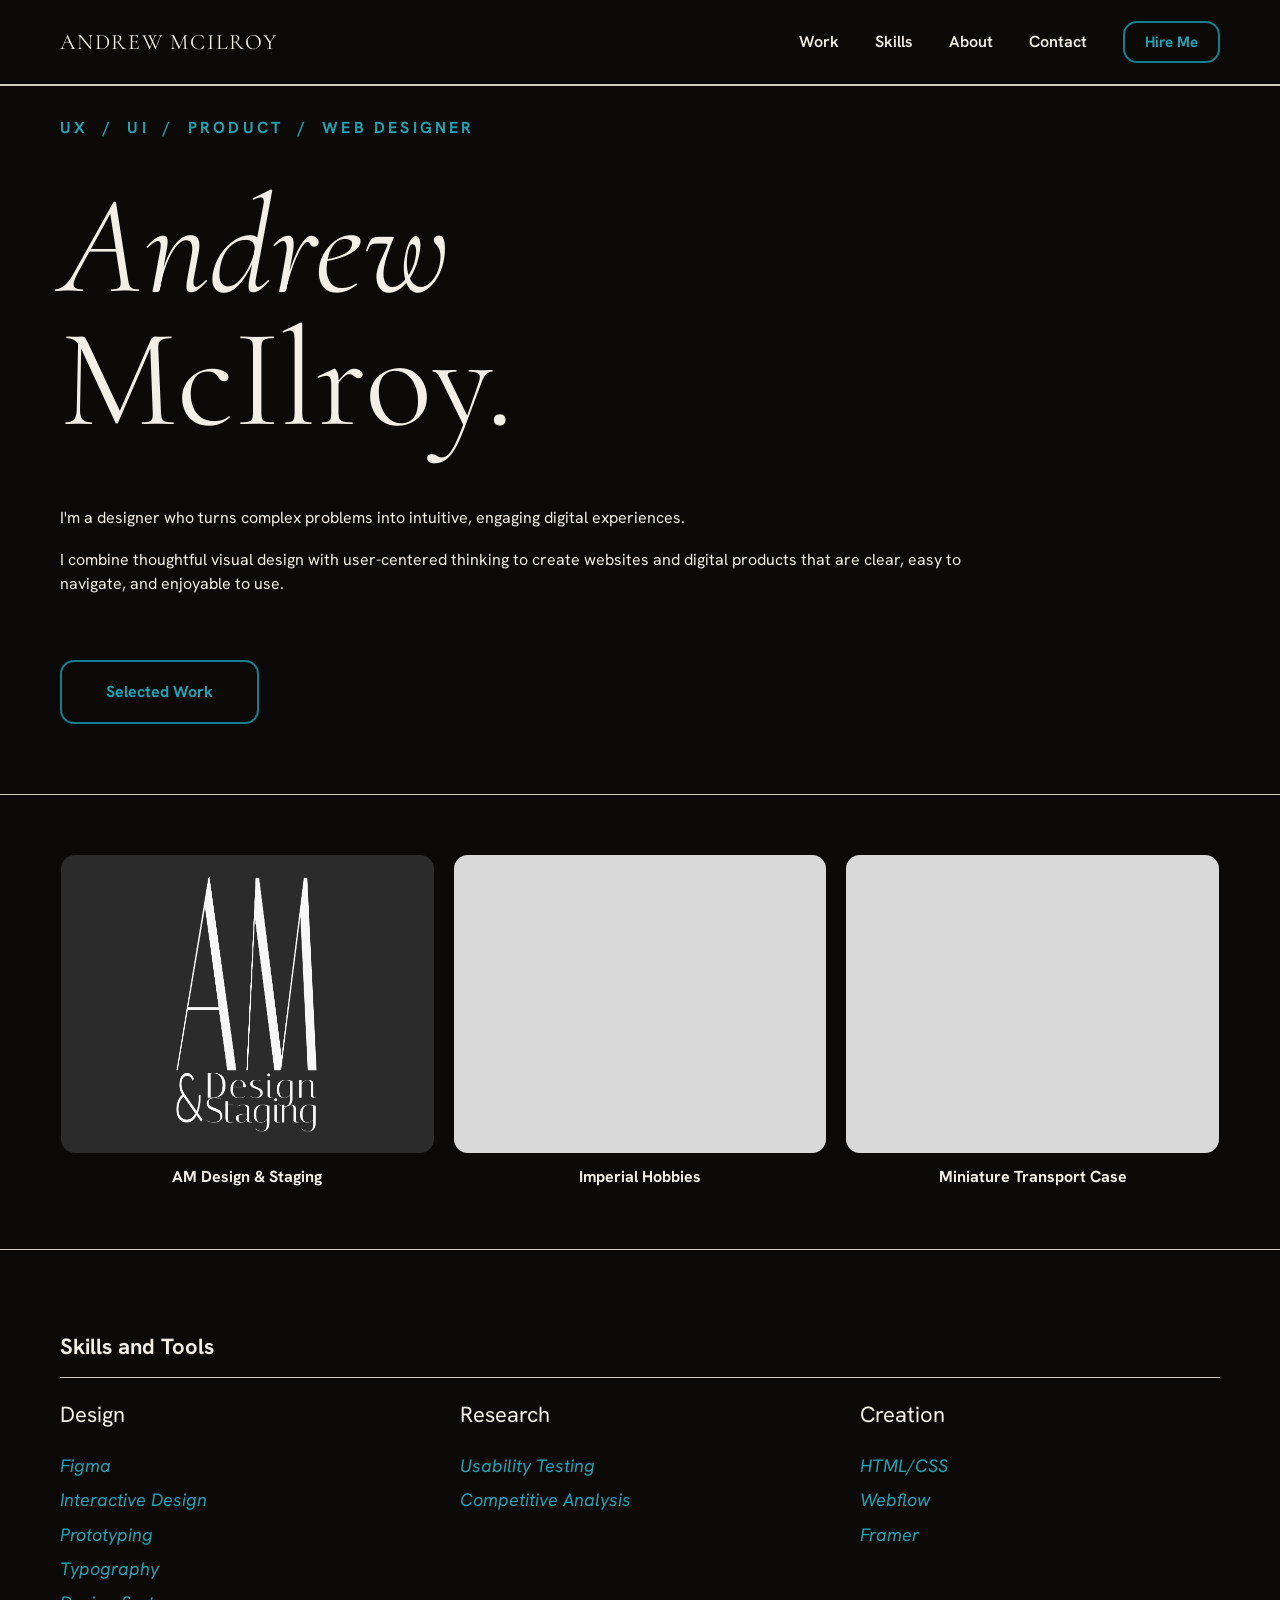
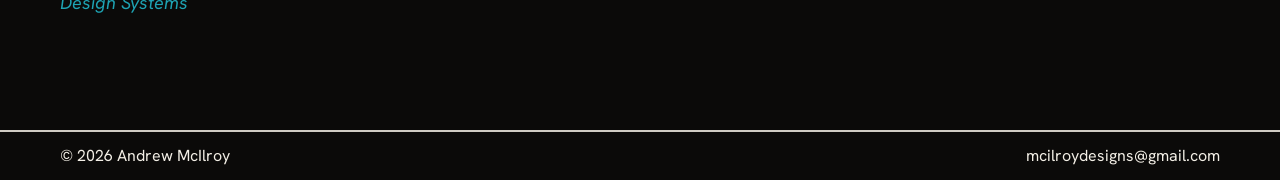
<file: index.html>
<!DOCTYPE html>
<html lang="en">
<head>
  <meta charset="UTF-8" />
  <meta name="viewport" content="width=device-width, initial-scale=1.0" />
  <meta name="description" content="Andrew McIlroy, UX, UI and web designer. Selected work, skills and contact." />
  <title>Andrew McIlroy | UX / UI / Web Designer</title>
  <link rel="preconnect" href="https://fonts.googleapis.com" />
  <link rel="preconnect" href="https://fonts.gstatic.com" crossorigin />
  <link href="https://fonts.googleapis.com/css2?family=Cormorant+Garamond:ital,wght@0,400;0,600;1,400;1,600&family=Hanken+Grotesk:wght@400;600;700&display=swap" rel="stylesheet" />
  <link rel="stylesheet" href="styles.css" />
</head>
<body>

  <header class="site-header" id="top">
    <div class="bar">
      <a href="index.html" class="logo">Andrew McIlroy</a>

      <button class="menu-toggle" id="menuToggle" aria-label="Open menu" aria-expanded="false" aria-controls="siteNav">
        <span></span><span></span><span></span>
      </button>

      <nav class="nav" id="siteNav" aria-label="Primary">
        <a href="#work">Work</a>
        <a href="#skills">Skills</a>
        <a href="#about">About</a>
        <a href="#contact">Contact</a>
        <a href="mailto:you@example.com" class="btn btn-nav">Hire Me</a>
      </nav>
    </div>
  </header>

  <main>
    <section class="hero-home" id="about">
      <div class="container">
        <p class="eyebrow">UX &nbsp;/&nbsp; UI &nbsp;/&nbsp; Product &nbsp;/&nbsp; Web Designer</p>
        <h1><em>Andrew</em><br />McIlroy.</h1>
        <div class="intro">
          <p>I'm a designer who turns complex problems into intuitive, engaging digital experiences.</p>
          <p>I combine thoughtful visual design with user-centered thinking to create websites and digital products that are clear, easy to navigate, and enjoyable to use.</p>
        </div>
        <a href="#work" class="btn btn-hero">Selected Work</a>
      </div>
    </section>

    <section class="work" id="work">
      <div class="container">
        <div class="work-grid">
          <a href="amdesign.html" class="work-card">
            <div class="thumb framed">
              <img src="images/am-logo.png" alt="AM Design and Staging logo" />
            </div>
            <h3>AM Design &amp; Staging</h3>
          </a>

          <a href="imp-hobbies.html" class="work-card" aria-label="Imperial Hobbies">
            <div class="thumb placeholder"></div>
            <h3>Imperial Hobbies</h3>
          </a>

          <a href="#work" class="work-card" aria-label="Miniature Transport Case (coming soon)">
            <div class="thumb placeholder"></div>
            <h3>Miniature Transport Case</h3>
          </a>
        </div>
      </div>
    </section>

    <section class="skills" id="skills">
      <div class="container">
        <h2>Skills and Tools</h2>
        <div class="skills-grid">
          <div>
            <h3>Design</h3>
            <ul>
              <li>Figma</li>
              <li>Interactive Design</li>
              <li>Prototyping</li>
              <li>Typography</li>
              <li>Design Systems</li>
            </ul>
          </div>
          <div>
            <h3>Research</h3>
            <ul>
              <li>Usability Testing</li>
              <li>Competitive Analysis</li>
            </ul>
          </div>
          <div>
            <h3>Creation</h3>
            <ul>
              <li>HTML/CSS</li>
              <li>Webflow</li>
              <li>Framer</li>
            </ul>
          </div>
        </div>
      </div>
    </section>
  </main>

  <footer class="site-footer" id="contact">
    <div class="container row">
      <span>&copy; 2026 Andrew McIlroy</span>
      <a href="mcilroydesigns@gmail.com">mcilroydesigns@gmail.com</a>
    </div>
  </footer>

  <script src="script.js"></script>
</body>
</html>
</file>
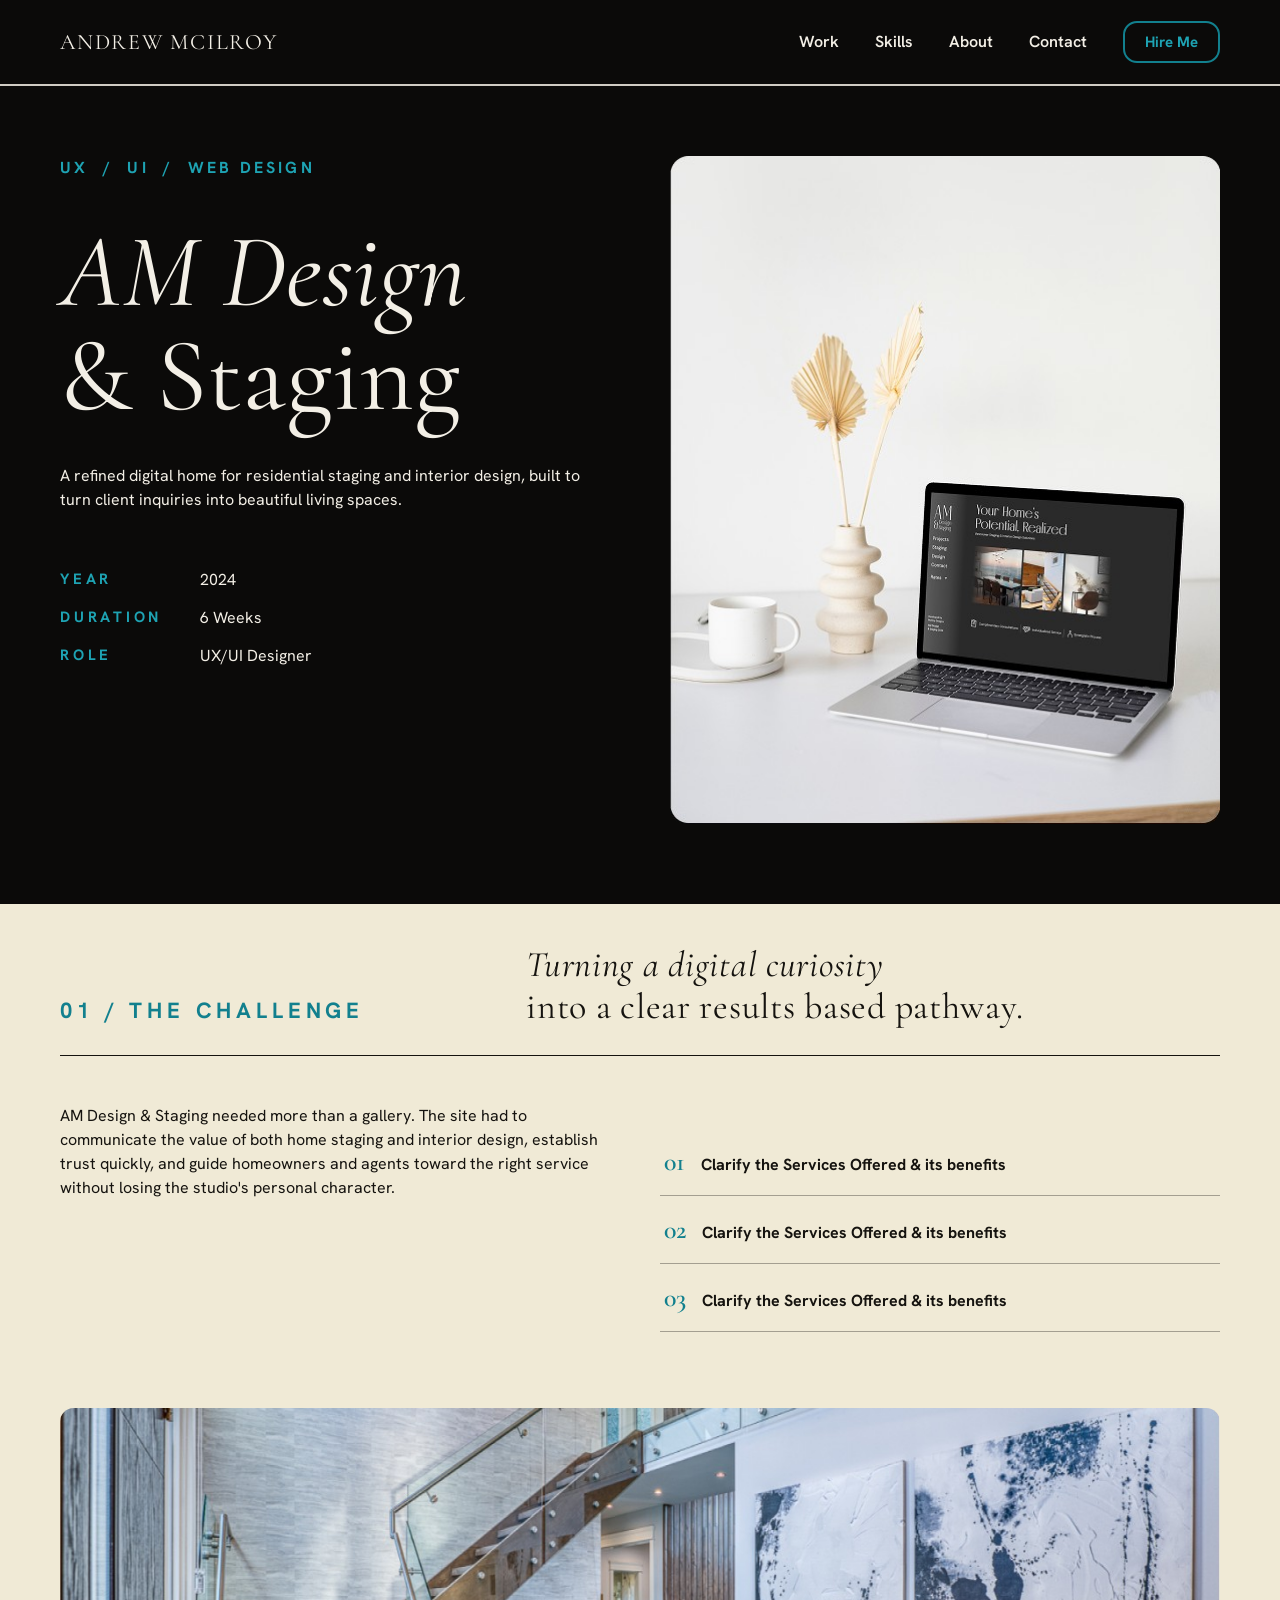
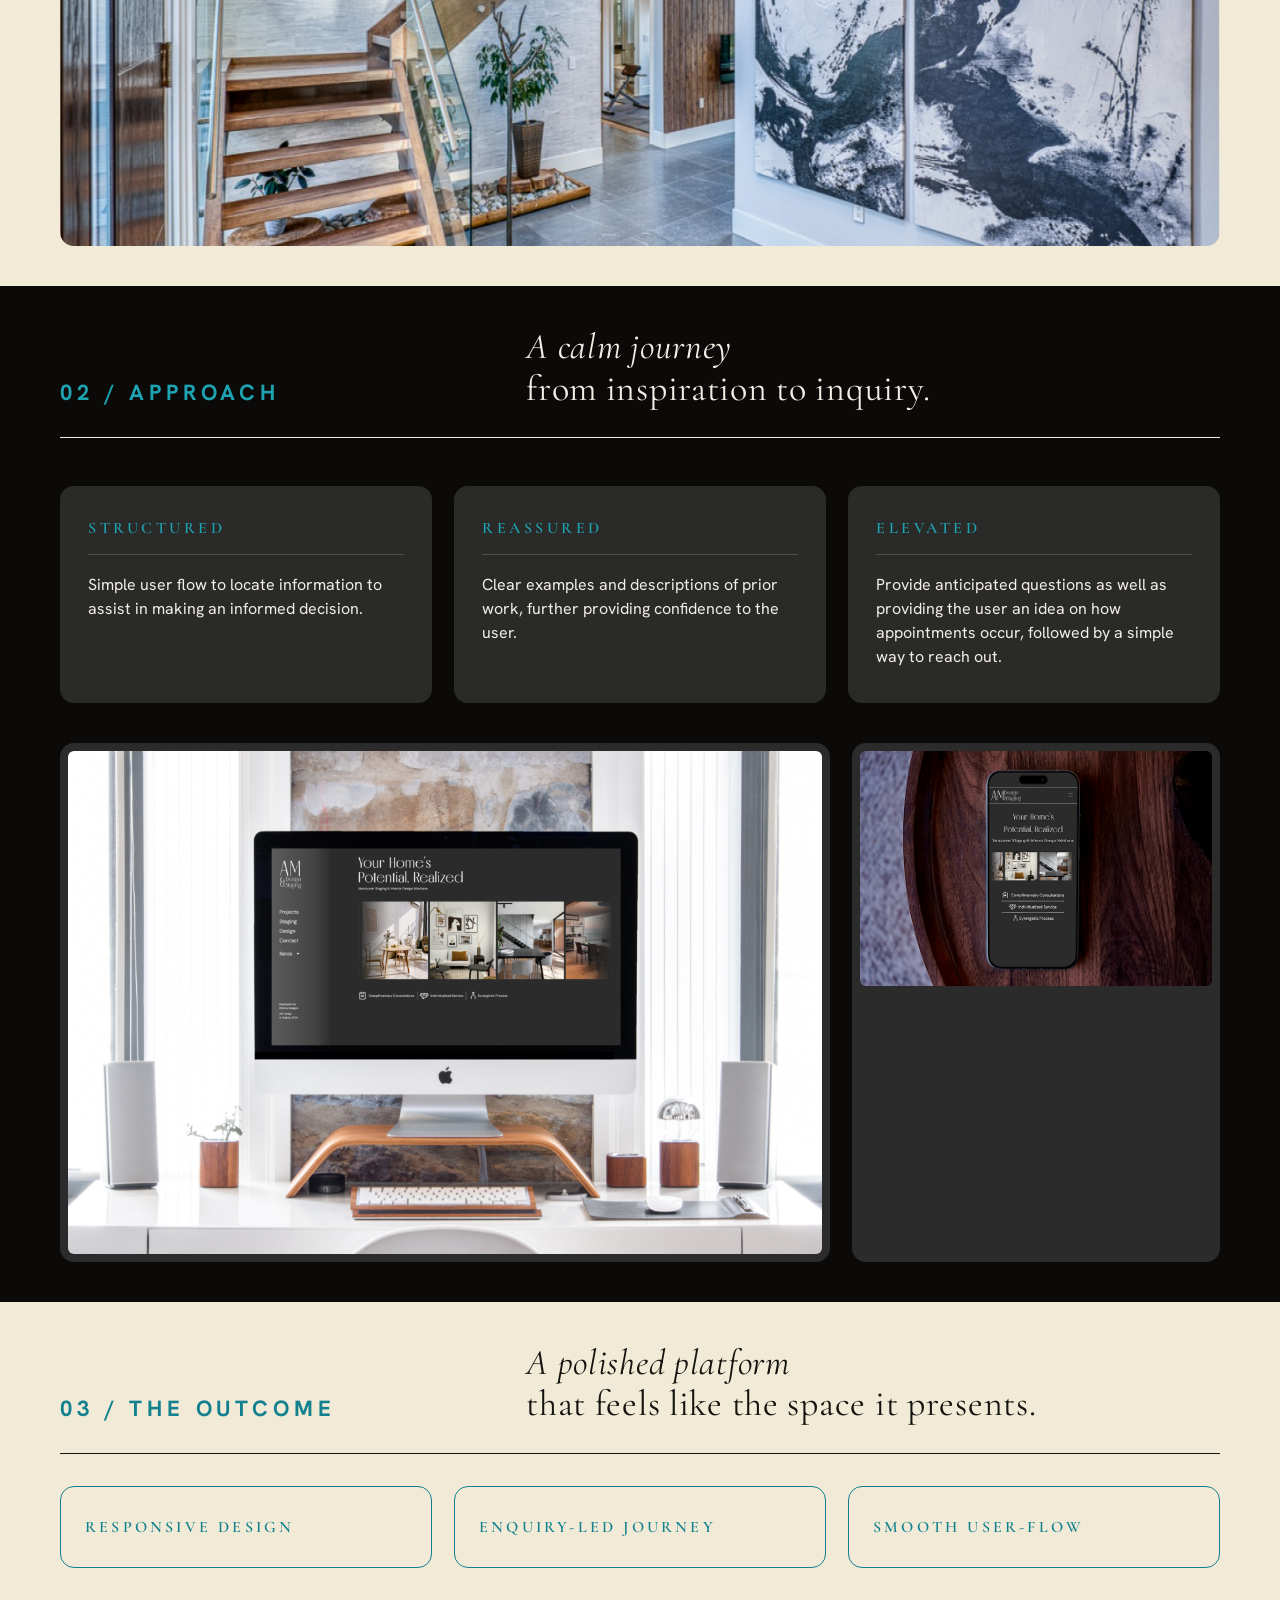
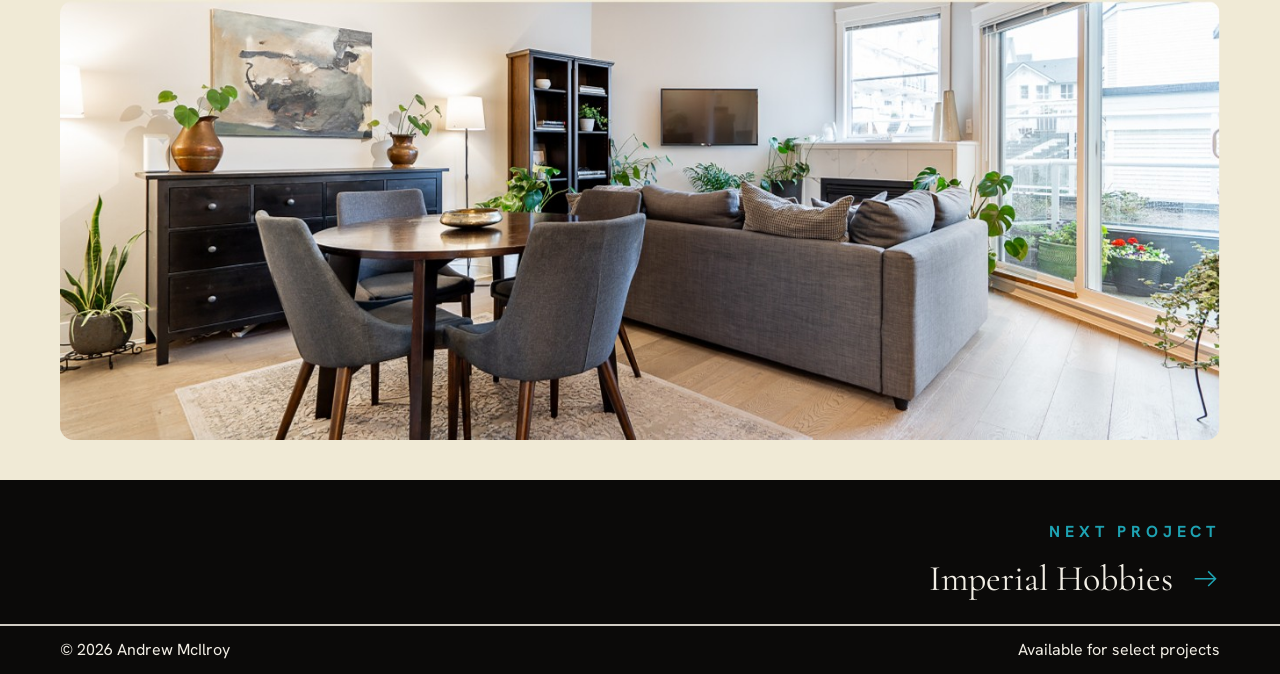
<file: amdesign.html>
<!DOCTYPE html>
<html lang="en">
<head>
  <meta charset="UTF-8" />
  <meta name="viewport" content="width=device-width, initial-scale=1.0" />
  <meta name="description" content="Case study: AM Design & Staging website redesign by Andrew McIlroy." />
  <title>AM Design &amp; Staging | Andrew McIlroy</title>
  <link rel="preconnect" href="https://fonts.googleapis.com" />
  <link rel="preconnect" href="https://fonts.gstatic.com" crossorigin />
  <link href="https://fonts.googleapis.com/css2?family=Cormorant+Garamond:ital,wght@0,400;0,600;1,400;1,600&family=Hanken+Grotesk:wght@400;600;700&display=swap" rel="stylesheet" />
  <link rel="stylesheet" href="styles.css" />
</head>
<body>

  <header class="site-header">
    <div class="bar">
      <a href="index.html" class="logo">Andrew McIlroy</a>

      <button class="menu-toggle" id="menuToggle" aria-label="Open menu" aria-expanded="false" aria-controls="siteNav">
        <span></span><span></span><span></span>
      </button>

      <nav class="nav" id="siteNav" aria-label="Primary">
        <a href="index.html#work">Work</a>
        <a href="index.html#skills">Skills</a>
        <a href="index.html#about">About</a>
        <a href="index.html#contact">Contact</a>
        <a href="mailto:you@example.com" class="btn btn-nav">Hire Me</a>
      </nav>
    </div>
  </header>

  <main>
    <section class="cs-hero">
      <div class="container cs-hero-grid">
        <div>
          <p class="eyebrow">UX &nbsp;/&nbsp; UI &nbsp;/&nbsp; Web Design</p>
          <h1><em>AM Design</em><br />&amp; Staging</h1>
          <p class="summary">A refined digital home for residential staging and interior design, built to turn client inquiries into beautiful living spaces.</p>
          <dl class="meta">
            <div><dt>Year</dt><dd>2024</dd></div>
            <div><dt>Duration</dt><dd>6 Weeks</dd></div>
            <div><dt>Role</dt><dd>UX/UI Designer</dd></div>
          </dl>
        </div>
        <div class="hero-img">
          <img src="images/amdesign/hero-laptop.jpg" alt="AM Design and Staging website shown on a laptop beside a vase and coffee cup" />
        </div>
      </div>
    </section>

    <section class="cs-section cream">
      <div class="container">
        <div class="section-head">
          <p class="section-label">01 / The Challenge</p>
          <h2 class="section-title"><em>Turning a digital curiosity</em>into a clear results based pathway.</h2>
        </div>
        <div class="two-col">
          <p>AM Design &amp; Staging needed more than a gallery. The site had to communicate the value of both home staging and interior design, establish trust quickly, and guide homeowners and agents toward the right service without losing the studio's personal character.</p>
          <ol class="challenge-list">
            <li><span class="num">01</span> Clarify the Services Offered &amp; its benefits</li>
            <li><span class="num">02</span> Clarify the Services Offered &amp; its benefits</li>
            <li><span class="num">03</span> Clarify the Services Offered &amp; its benefits</li>
          </ol>
        </div>
        <div class="wide-img" style="margin-top: 60px;">
          <img src="images/amdesign/challenge-staircase.jpg" alt="Staged living space with a glass staircase and large abstract artworks" />
        </div>
      </div>
    </section>

    <section class="cs-section dark">
      <div class="container">
        <div class="section-head">
          <p class="section-label">02 / Approach</p>
          <h2 class="section-title"><em>A calm journey</em>from inspiration to inquiry.</h2>
        </div>
        <div class="principles">
          <article class="principle">
            <h3>Structured</h3>
            <p>Simple user flow to locate information to assist in making an informed decision.</p>
          </article>
          <article class="principle">
            <h3>Reassured</h3>
            <p>Clear examples and descriptions of prior work, further providing confidence to the user.</p>
          </article>
          <article class="principle">
            <h3>Elevated</h3>
            <p>Provide anticipated questions as well as providing the user an idea on how appointments occur, followed by a simple way to reach out.</p>
          </article>
        </div>
        <div class="mockups" style="margin-top: 40px;">
          <div class="box">
            <img src="images/amdesign/approach-desktop.jpg" alt="Desktop mockup of the AM Design and Staging homepage on an iMac" />
          </div>
          <div class="box phone">
            <img src="images/amdesign/approach-phone.jpg" alt="Phone mockup of the AM Design and Staging homepage" />
          </div>
        </div>
      </div>
    </section>

    <section class="cs-section cream">
      <div class="container">
        <div class="section-head">
          <p class="section-label">03 / The Outcome</p>
          <h2 class="section-title"><em>A polished platform</em>that feels like the space it presents.</h2>
        </div>
        <div class="outcomes">
          <div class="outcome">Responsive Design</div>
          <div class="outcome">Enquiry-led Journey</div>
          <div class="outcome">Smooth User-flow</div>
        </div>
        <div class="wide-img">
          <img src="images/amdesign/outcome-living-room.jpg" alt="Furnished living and dining room with large windows" />
        </div>
      </div>
    </section>

    <section class="next">
      <div class="container">
        <a href="imp-hobbies.html" class="next-link">
          <span class="next-label">Next Project</span>
          <span class="next-title">Imperial Hobbies
            <svg viewBox="0 0 48 48" aria-hidden="true"><path d="M6 24h34M28 12l12 12-12 12"/></svg>
          </span>
        </a>
      </div>
    </section>
  </main>

  <footer class="site-footer">
    <div class="container row">
      <span>&copy; 2026 Andrew McIlroy</span>
      <span>Available for select projects</span>
    </div>
  </footer>

  <script src="script.js"></script>
</body>
</html>
</file>
<file: styles.css>
/* Portfolio (simple version): flexbox layout, no animation */

:root {
  --bg: #0b0a09;
  --text: #f3efe6;
  --muted: #b9b4aa;
  --teal: #12808e;
  --teal-bright: #1ea3b3;
  --cream: #f0ead6;
  --ink: #15130f;
  --card: #2a2a28;
  --frame: #2b2b2b;
  --line: rgba(243, 239, 230, 0.85);
  --line-soft: rgba(243, 239, 230, 0.18);
  --serif: "Cormorant Garamond", "Times New Roman", serif;
  --sans: "Hanken Grotesk", system-ui, -apple-system, "Segoe UI", Roboto, sans-serif;
}

* { box-sizing: border-box; }

body {
  margin: 0;
  background: var(--bg);
  color: var(--text);
  font-family: var(--sans);
  font-size: 16px;
  line-height: 1.5;
}

img { display: block; max-width: 100%; height: auto; }
h1, h2, h3, p, ul, dl, dd { margin: 0; }
a { color: inherit; }
:focus-visible { outline: 2px solid var(--teal-bright); outline-offset: 4px; }

/* Layout helpers */
.container {
  max-width: 1200px;
  margin: 0 auto;
  padding: 0 20px;
  display: flex;
  flex-direction: column;
}
.row {
  flex-direction: row;
  flex-wrap: wrap;
  justify-content: space-between;
  align-items: center;
  gap: 20px;
}

/* Header and navigation */
.site-header { background: var(--bg); border-bottom: 2px solid var(--line); }
.bar {
  display: flex;
  align-items: center;
  justify-content: space-between;
  height: 84px;
  max-width: 1200px;
  margin: 0 auto;
  padding: 0 20px;
}
.logo {
  font-family: var(--serif);
  font-size: 22px;
  letter-spacing: 0.08em;
  text-decoration: none;
  text-transform: uppercase;
}
.nav { display: flex; align-items: center; gap: 36px; }
.nav a:not(.btn) { text-decoration: none; font-weight: 600; font-size: 16px; }
.menu-toggle { display: none; background: none; border: 0; color: var(--text); padding: 8px; cursor: pointer; }
.menu-toggle span { display: block; width: 26px; height: 2px; background: currentColor; margin: 6px 0; }

/* Buttons */
.btn {
  display: inline-flex;
  align-items: center;
  justify-content: center;
  border: 2px solid var(--teal);
  border-radius: 14px;
  color: var(--teal-bright);
  text-decoration: none;
  font-weight: 700;
}
.btn-nav { padding: 8px 20px; font-size: 15px; }
.btn-hero { padding: 18px 44px; font-size: 16px; align-self: flex-start; }

/* Home: hero */
.hero-home { padding: 30px 0 70px; }
.eyebrow {
  color: var(--teal-bright);
  font-weight: 700;
  letter-spacing: 0.2em;
  text-transform: uppercase;
  font-size: 16px;
}
.hero-home h1 {
  font-family: var(--serif);
  font-weight: 350;
  font-size: 140px;
  line-height: 0.95;
  margin: 40px 0 60px;
}
.hero-home h1 em { font-style: italic; }
.intro { max-width: 80%; }
.intro p + p { margin-top: 18px; }
.hero-home .btn-hero { margin-top: 64px; }

/* Home: work */
.work { padding: 60px 0; border-top: 1px solid var(--line); border-bottom: 1px solid var(--line); }
.work-grid { display: flex; flex-wrap: wrap; justify-content: center; gap: 20px; }
.work-card { flex: 0 0 calc(33.333% - 14px); text-align: center; text-decoration: none; }
.work-card h3 { margin-top: 12px; font-size: 16px; font-weight: 700; }
.thumb { aspect-ratio: 1 / 0.8; border-radius: 14px; background: #d9d9d9; overflow: hidden; }
.thumb.placeholder { background: #d9d9d9; }
.thumb.framed { background: var(--frame); padding: 8px; display: flex; align-items: center; justify-content: center; }
.thumb.framed img { width: 45%; height: auto; margin: auto; }

/* Home: skills */
.skills { padding: 80px 0 110px; }
.skills h2 { font-size: 22px; font-weight: 700; padding-bottom: 14px; border-bottom: 1px solid var(--line); }
.skills-grid { display: flex; flex-wrap: wrap; gap: 40px; padding-top: 20px; }
.skills-grid > div { flex: 1 1 200px; }
.skills-grid h3 { font-weight: 400; font-size: 22px; margin-bottom: 18px; }
.skills-grid ul { list-style: none; padding: 0; }
.skills-grid li { color: var(--teal-bright); font-style: italic; font-size: 18px; line-height: 1.9; }

/* Footer */
.site-footer { border-top: 2px solid var(--line); padding: 12px 0; font-size: 16px; }
.site-footer a { text-decoration: none; }

/* Case study: hero */
.cs-hero { padding: 70px 0 80px; }
.cs-hero-grid { flex-direction: row; flex-wrap: wrap; align-items: flex-start; gap: 60px; }
.cs-hero-grid > div { flex: 1 1 400px; }
.cs-hero-grid--centered { align-items: center; }
.cs-hero h1 { font-family: var(--serif); font-weight: 400; font-size: 104px; line-height: 1; margin: 40px 0 36px; }
.cs-hero h1 em { font-style: italic; }
.summary { font-size: 16px; max-width: 520px; }
.meta { margin-top: 56px; display: flex; flex-direction: column; gap: 14px; }
.meta > div { display: flex; flex-wrap: wrap; gap: 0 20px; font-size: 16px; }
.meta dt { color: var(--teal-bright); letter-spacing: 0.25em; text-transform: uppercase; font-weight: 700; font-size: 15px; min-width: 120px; }

/* Hero stats: three pairs spread across one row */
.hero-stats {
  width: 100%;
  margin-top: 60px;
  padding: 40px 0;
  background: #15130f;
}
.hero-stats-row {
  flex-direction: row;
  flex-wrap: nowrap;
  justify-content: space-between;
  align-items: flex-start;
  gap: 20px;
}
.stat-num { font-family: var(--serif); font-size: 30px; line-height: 1; color: var(--teal-bright); }
.stat-label { font-size: 16px; line-height: 1; margin-top: 8px; color: var(--text); }

/* Case study: images */
.hero-img { flex: 1 1 400px; border-radius: 14px; overflow: hidden; background: #ddd; }
.hero-img img { width: 100%; height: auto; }
.wide-img { border-radius: 14px; overflow: hidden; }
.wide-img img { width: 100%; height: auto; }

/* Case study: sections */
.cs-section { padding: 40px 0; }
.cream { background: var(--cream); color: var(--ink); }
.dark { background: var(--bg); color: var(--text); }

.section-head {
  display: flex;
  flex-wrap: wrap;
  align-items: flex-end;
  gap: 40px;
  padding-bottom: 28px;
  border-bottom: 1px solid currentColor;
  margin-bottom: 48px;
}
.section-label {
  flex: 1 1 200px;
  color: var(--teal);
  font-weight: 700;
  letter-spacing: 0.22em;
  text-transform: uppercase;
  font-size: 22px;
}
.dark .section-label { color: var(--teal-bright); }
.section-title {
  flex: 1.3 1 400px;
  font-family: var(--serif);
  font-weight: 400;
  font-size: 36px;
  line-height: 1.15;
  letter-spacing: 0.02em;
}
.section-title em { display: block; font-style: italic; }

/* Two columns that stack on narrow screens */
.two-col { display: flex; flex-wrap: wrap; gap: 40px; align-items: flex-start; }
.two-col > * { flex: 1 1 400px; }
.two-col p { font-size: 16px; }

.challenge-list { list-style: none; padding: 0; margin-top: 24px; }
.challenge-list li { padding: 14px 4px; border-bottom: 1px solid rgba(21, 19, 15, 0.35); font-weight: 700; }
.challenge-list .num { font-family: var(--serif); font-size: 26px; color: var(--teal); font-weight: 600; margin-right: 12px; }

/* Cards row */
.principles { display: flex; flex-wrap: wrap; gap: 22px; }
.principle {
  flex: 1 1 260px;
  background: var(--card);
  border-radius: 14px;
  padding: 30px 28px 34px;
  min-height: 170px;
  color: var(--text);
}
.principle h3 {
  font-family: var(--serif);
  font-weight: 600;
  letter-spacing: 0.22em;
  text-transform: uppercase;
  font-size: 16px;
  color: var(--teal-bright);
  padding-bottom: 14px;
  border-bottom: 1px solid var(--line-soft);
  margin-bottom: 18px;
}
.principle p { font-size: 16px; }
.principles.light .principle { background: #fff; color: var(--ink); }

/* Priorities box, full width */
.priorities { flex-basis: 100%; background: var(--frame); padding: 40px 28px; }
.priorities .cap-list { margin-top: 0; }
.cap-list { padding-left: 1.2em; font-size: 16px; line-height: 1.5; }
.cap-list li { margin-bottom: 4px; }

/* Timeline: two per row, the last one full width */
.timeline { display: flex; flex-wrap: wrap; gap: 22px; margin-top: 0; }
.timeline .principle { flex: 1 1 calc(50% - 11px); background: transparent; border: 1px solid var(--teal); }
.timeline .principle:last-child { flex-basis: 100%; }
.timeline-rule { flex-basis: 100%; border: 0; border-top: 1px solid currentColor; margin: 0; }

/* Photos with a frame: section 2 pair (photo, text, text, photo) */
.pair { display: flex; flex-wrap: wrap; gap: 40px; align-items: center; }
.pair > .box { flex: 1 1 400px; }
.pair > .photo-text { flex: 1 1 360px; }
.box { background: var(--frame); border-radius: 14px; padding: 8px; }
.box img { border-radius: 6px; width: 100%; height: auto; }
.cap-title {
  font-family: var(--serif);
  font-size: 22px;
  padding-bottom: 8px;
  border-bottom: 1px solid currentColor;
}

/* Approach: wide desktop mockup and phone mockup */
.mockups { display: flex; flex-wrap: wrap; gap: 22px; align-items: stretch; }
.mockups .box { flex: 2.2 1 400px; }
.mockups .box.phone { flex: 1 1 200px; }

/* Outcome boxes */
.outcomes { display: flex; flex-wrap: wrap; gap: 22px; margin-top: -16px; margin-bottom: 32px; }
.outcome {
  flex: 1 1 200px;
  border: 1px solid var(--teal);
  border-radius: 14px;
  padding: 28px 24px;
  font-family: var(--serif);
  letter-spacing: 0.2em;
  text-transform: uppercase;
  font-size: 16px;
  font-weight: 600;
  color: var(--teal);
}
.outcome .big { font-size: 36px; letter-spacing: 0; text-transform: none; margin-bottom: 8px; }

/* Next project */
.next { padding: 40px 0 18px; }
.next-link { display: flex; flex-direction: column; align-items: flex-end; text-decoration: none; margin-left: auto; width: max-content; }
.next-label { color: var(--teal-bright); letter-spacing: 0.3em; text-transform: uppercase; font-weight: 700; font-size: 16px; }
.next-title { display: inline-flex; align-items: center; gap: 18px; font-family: var(--serif); font-size: 36px; margin-top: 8px; }
.next-title svg { width: 2.3vw; min-width: 28px; height: auto; stroke: var(--teal-bright); fill: none; stroke-width: 2.5; }

/* Mobile menu (basic) */
@media (max-width: 860px) {
  .menu-toggle { display: block; }
  .nav {
    display: none;
    position: absolute;
    top: 100%;
    left: 0;
    right: 0;
    flex-direction: column;
    align-items: flex-start;
    gap: 0;
    background: var(--bg);
    padding: 8px 20px 20px;
  }
  .nav.open { display: flex; }
  .nav a:not(.btn) { padding: 14px 0; font-size: 20px; }
  .site-header { position: relative; }
  .hero-home h1 { font-size: 72px; }
  .cs-hero h1 { font-size: 64px; }
  .section-title { font-size: 30px; }
  .timeline .principle { flex-basis: 100%; }
}
</file>
